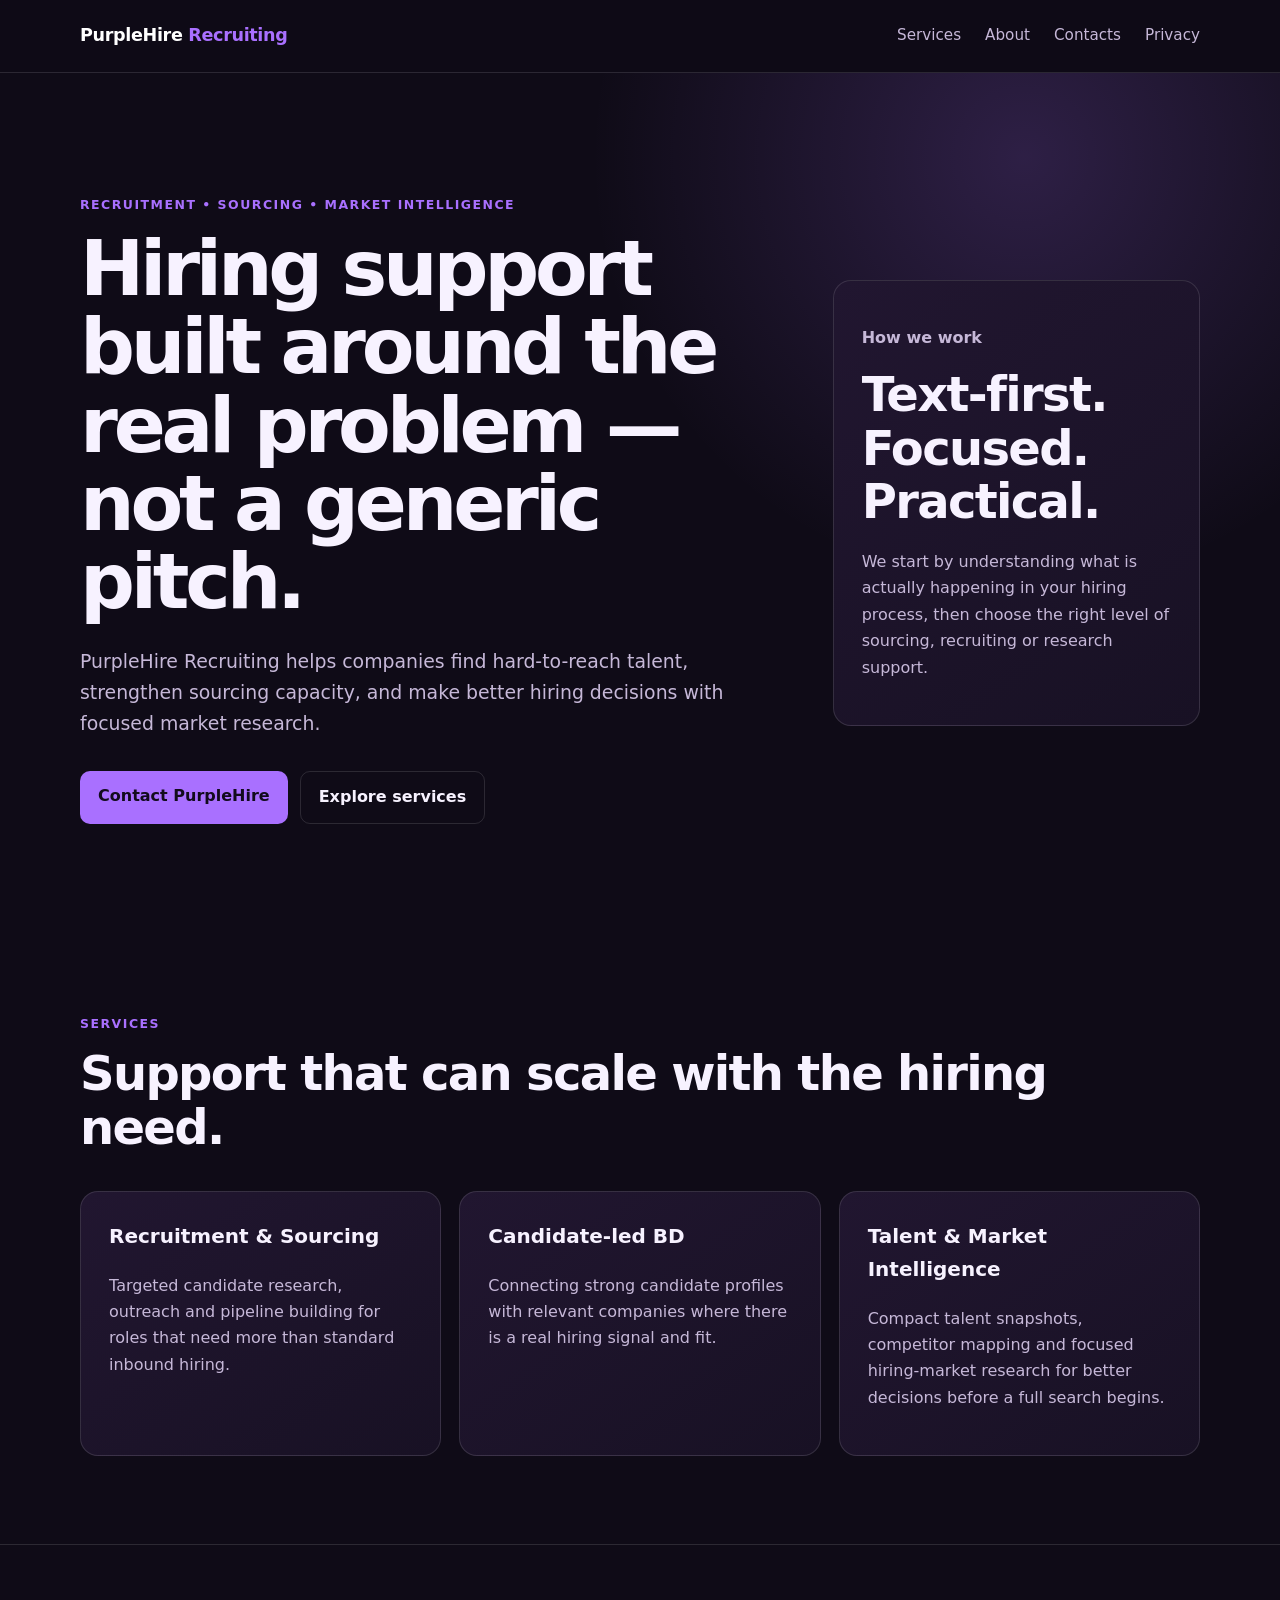
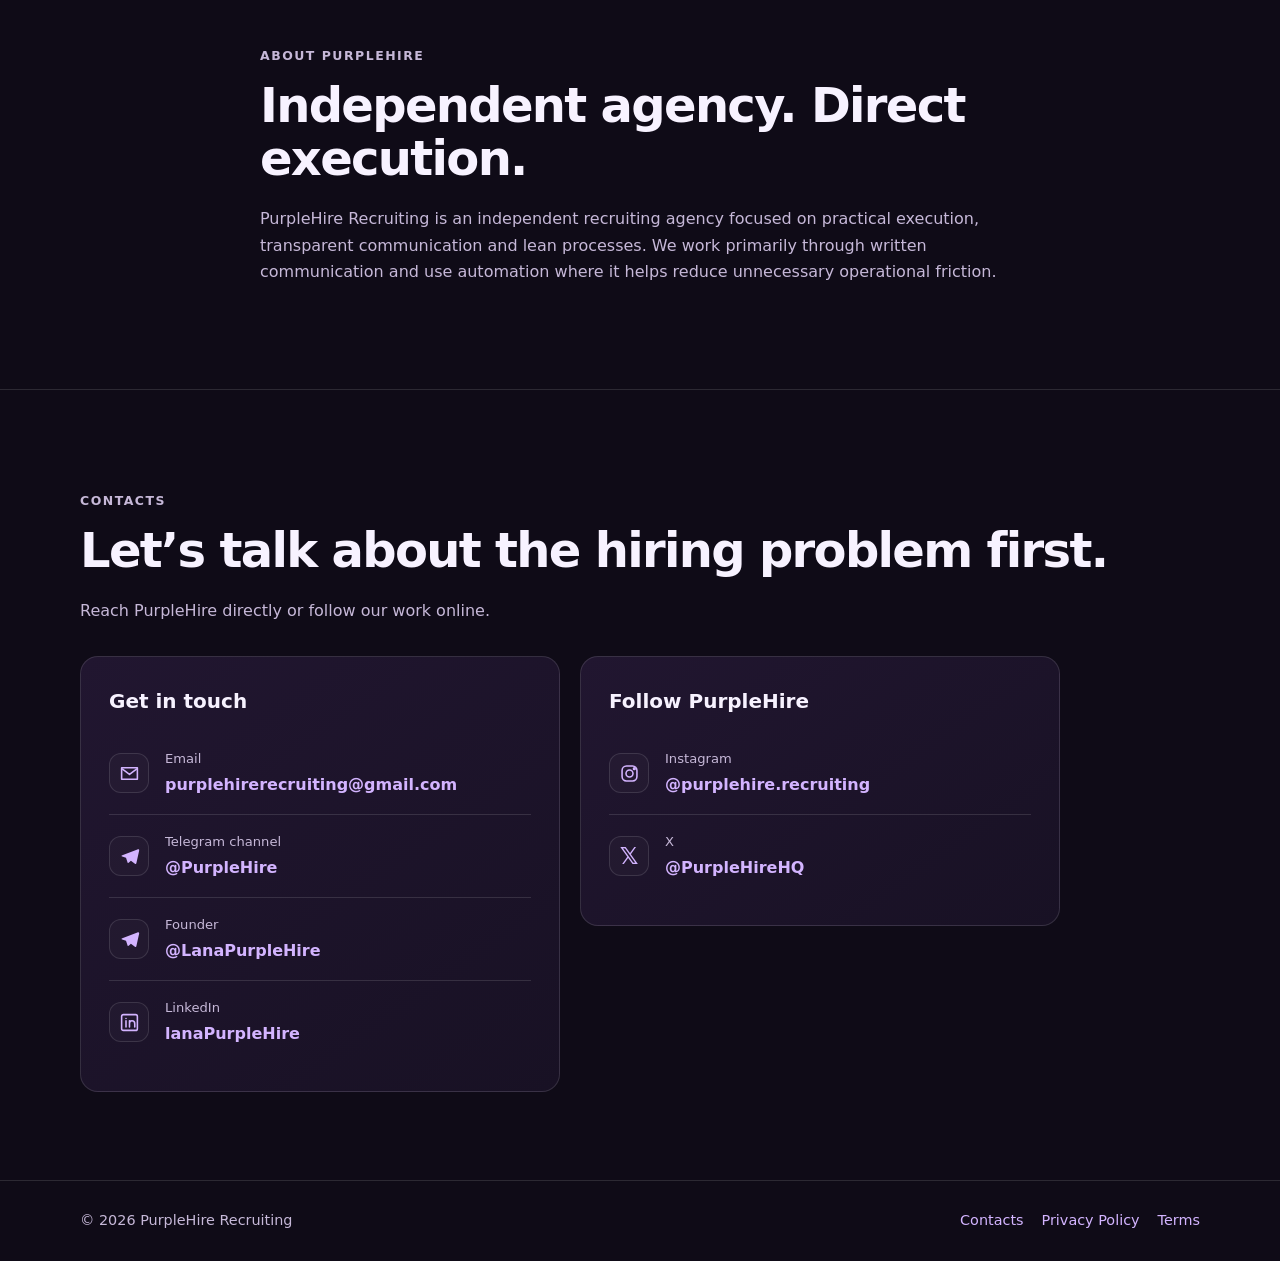
<file: index.html>
<!DOCTYPE html>
<html lang="en">
<head>
  <meta charset="UTF-8">
  <meta name="viewport" content="width=device-width, initial-scale=1.0">
  <meta name="description" content="PurpleHire Recruiting — recruitment, sourcing, candidate-led business development and market intelligence for growing teams.">
  <title>PurpleHire Recruiting</title>
  <link rel="stylesheet" href="style.css">
</head>
<body>
  <header class="site-header">
    <div class="container nav">
      <a class="brand" href="/">PurpleHire <span>Recruiting</span></a>
      <nav>
        <a href="#services">Services</a>
        <a href="#about">About</a>
        <a href="#contacts">Contacts</a>
        <a href="privacy.html">Privacy</a>
      </nav>
    </div>
  </header>

  <main>
    <section class="hero">
      <div class="container hero-grid">
        <div>
          <p class="eyebrow">Recruitment • Sourcing • Market Intelligence</p>
          <h1>Hiring support built around the real problem — not a generic pitch.</h1>
          <p class="lead">PurpleHire Recruiting helps companies find hard-to-reach talent, strengthen sourcing capacity, and make better hiring decisions with focused market research.</p>
          <div class="actions">
            <a class="button primary" href="#contacts">Contact PurpleHire</a>
            <a class="button secondary" href="#services">Explore services</a>
          </div>
        </div>
        <aside class="card">
          <p class="card-kicker">How we work</p>
          <h2>Text-first. Focused. Practical.</h2>
          <p>We start by understanding what is actually happening in your hiring process, then choose the right level of sourcing, recruiting or research support.</p>
        </aside>
      </div>
    </section>

    <section id="services" class="section">
      <div class="container">
        <p class="eyebrow">Services</p>
        <h2>Support that can scale with the hiring need.</h2>
        <div class="cards">
          <article class="service-card"><h3>Recruitment & Sourcing</h3><p>Targeted candidate research, outreach and pipeline building for roles that need more than standard inbound hiring.</p></article>
          <article class="service-card"><h3>Candidate-led BD</h3><p>Connecting strong candidate profiles with relevant companies where there is a real hiring signal and fit.</p></article>
          <article class="service-card"><h3>Talent & Market Intelligence</h3><p>Compact talent snapshots, competitor mapping and focused hiring-market research for better decisions before a full search begins.</p></article>
        </div>
      </div>
    </section>

    <section id="about" class="section muted">
      <div class="container narrow">
        <p class="eyebrow">About PurpleHire</p>
        <h2>Independent agency. Direct execution.</h2>
        <p>PurpleHire Recruiting is an independent recruiting agency focused on practical execution, transparent communication and lean processes. We work primarily through written communication and use automation where it helps reduce unnecessary operational friction.</p>
      </div>
    </section>

    <section id="contacts" class="section contact">
      <div class="container">
        <p class="eyebrow">Contacts</p>
        <h2>Let’s talk about the hiring problem first.</h2>
        <p class="contact-intro">Reach PurpleHire directly or follow our work online.</p>
        <div class="contact-grid">
          <div class="contact-card">
            <h3>Get in touch</h3>
            <a class="contact-link" href="mailto:purplehirerecruiting@gmail.com"><span class="contact-icon" aria-hidden="true"><svg viewBox="0 0 24 24"><path d="M3 5.5h18v13H3z"/><path d="m4 7 8 6 8-6"/></svg></span><span class="contact-copy"><span class="contact-label">Email</span><strong>purplehirerecruiting@gmail.com</strong></span></a>
            <a class="contact-link" href="https://t.me/PurpleHire" target="_blank" rel="noopener noreferrer"><span class="contact-icon" aria-hidden="true"><svg viewBox="0 0 24 24"><path d="M21 4 3.8 10.7c-1.2.5-1.2 1.1-.2 1.4l4.4 1.4 1.7 5.1c.2.6.1.8.7.8.5 0 .7-.2 1-.5l2.2-2.1 4.6 3.4c.9.5 1.5.3 1.7-.8L23 5.4C23.3 4.1 22.5 3.5 21 4Z"/></svg></span><span class="contact-copy"><span class="contact-label">Telegram channel</span><strong>@PurpleHire</strong></span></a>
            <a class="contact-link" href="https://t.me/LanaPurpleHire" target="_blank" rel="noopener noreferrer"><span class="contact-icon" aria-hidden="true"><svg viewBox="0 0 24 24"><path d="M21 4 3.8 10.7c-1.2.5-1.2 1.1-.2 1.4l4.4 1.4 1.7 5.1c.2.6.1.8.7.8.5 0 .7-.2 1-.5l2.2-2.1 4.6 3.4c.9.5 1.5.3 1.7-.8L23 5.4C23.3 4.1 22.5 3.5 21 4Z"/></svg></span><span class="contact-copy"><span class="contact-label">Founder</span><strong>@LanaPurpleHire</strong></span></a>
            <a class="contact-link" href="https://www.linkedin.com/in/lanapurplehire" target="_blank" rel="noopener noreferrer"><span class="contact-icon" aria-hidden="true"><svg viewBox="0 0 24 24"><rect x="3" y="3" width="18" height="18" rx="2"/><path d="M8 10v7M8 7.5v.01M12 17v-4c0-1.7 1.1-3 2.8-3 1.8 0 3.2 1.2 3.2 3.4V17M12 10v7"/></svg></span><span class="contact-copy"><span class="contact-label">LinkedIn</span><strong>lanaPurpleHire</strong></span></a>
          </div>
          <div class="contact-card">
            <h3>Follow PurpleHire</h3>
            <a class="contact-link" href="https://www.instagram.com/purplehire.recruiting" target="_blank" rel="noopener noreferrer"><span class="contact-icon" aria-hidden="true"><svg viewBox="0 0 24 24"><rect x="3.5" y="3.5" width="17" height="17" rx="5"/><circle cx="12" cy="12" r="4"/><circle cx="17.5" cy="6.5" r="1"/></svg></span><span class="contact-copy"><span class="contact-label">Instagram</span><strong>@purplehire.recruiting</strong></span></a>
            <a class="contact-link" href="https://x.com/PurpleHireHQ" target="_blank" rel="noopener noreferrer"><span class="contact-icon x-icon" aria-hidden="true">𝕏</span><span class="contact-copy"><span class="contact-label">X</span><strong>@PurpleHireHQ</strong></span></a>
          </div>
        </div>
      </div>
    </section>
  </main>

  <footer><div class="container footer-row"><span>© 2026 PurpleHire Recruiting</span><div><a href="#contacts">Contacts</a><a href="privacy.html">Privacy Policy</a><a href="terms.html">Terms</a></div></div></footer>
</body>
</html>
</file>
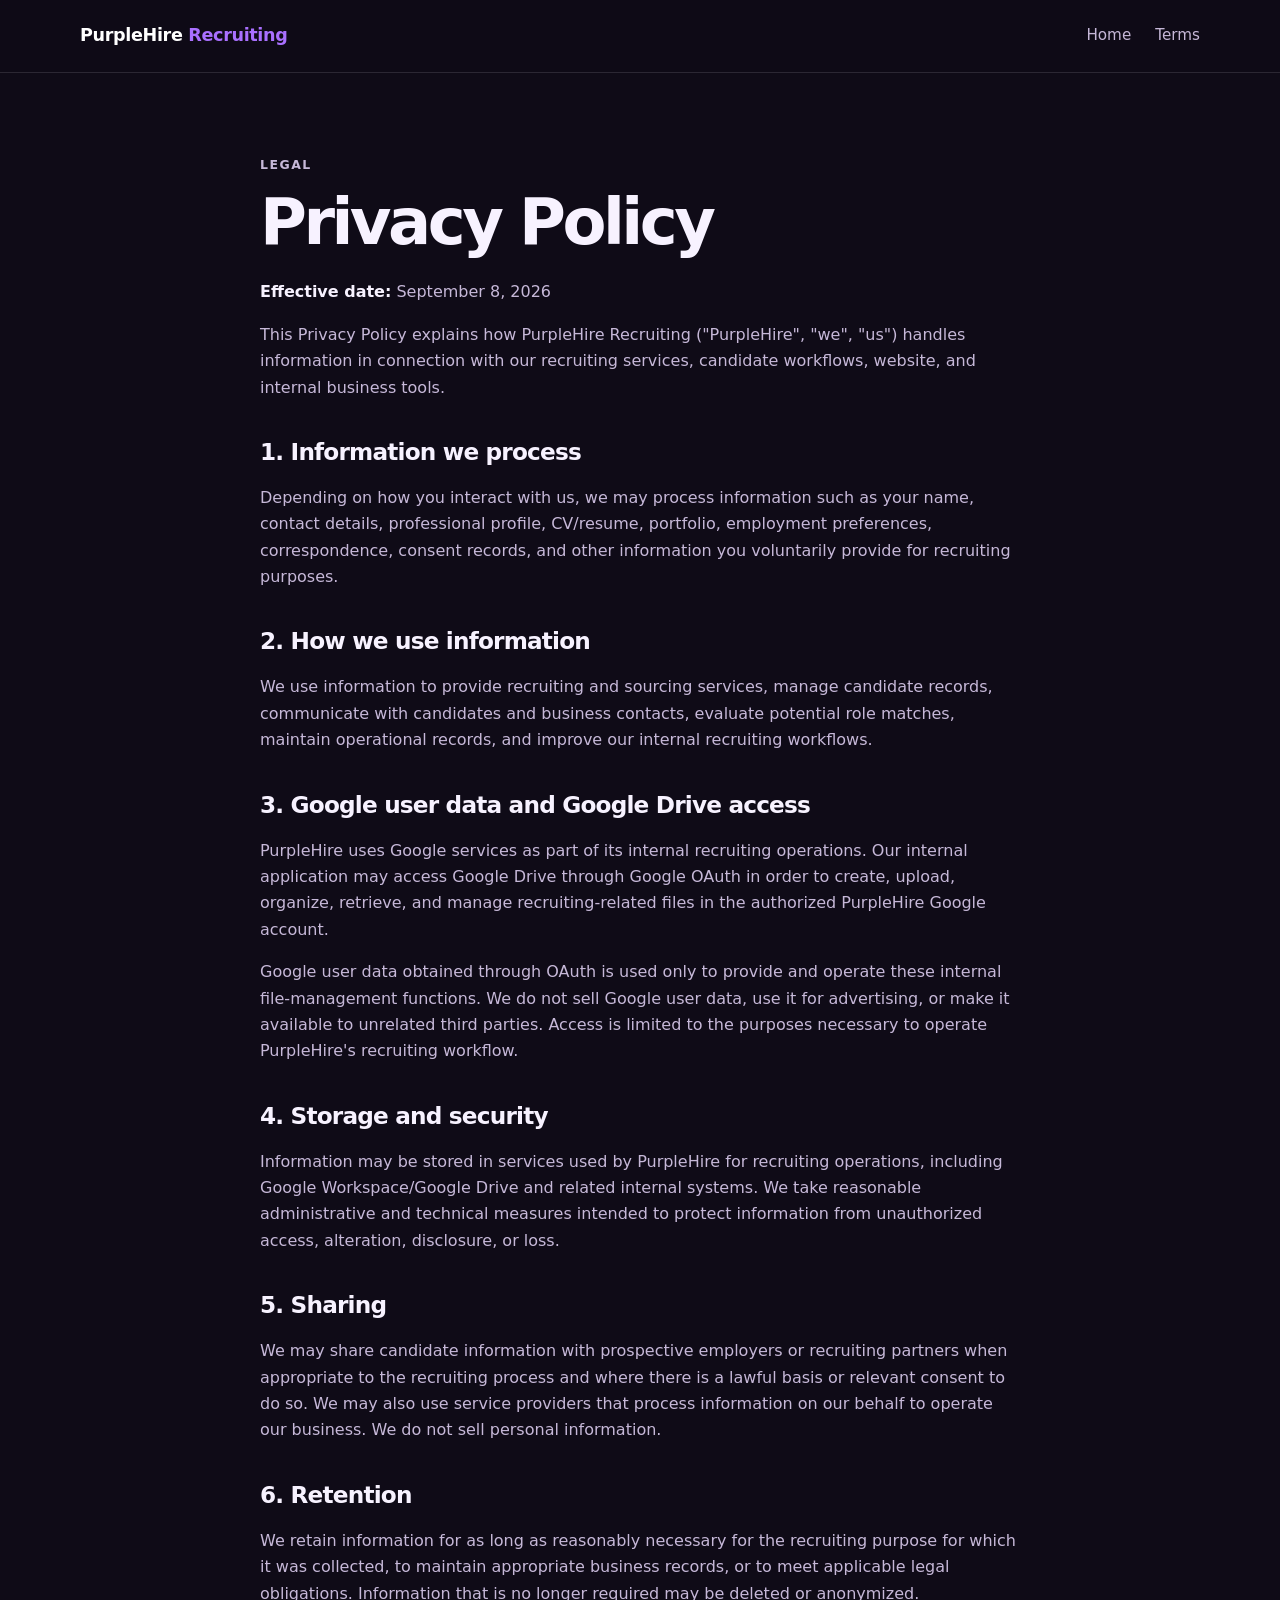
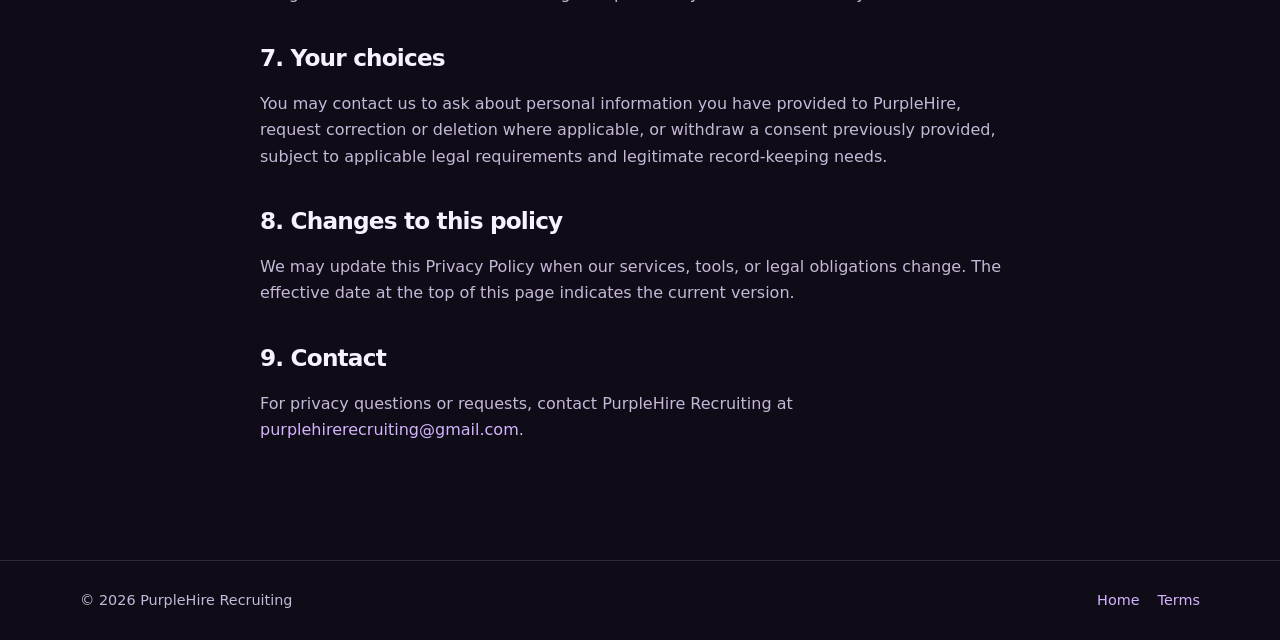
<file: privacy.html>
<!DOCTYPE html>
<html lang="en">
<head>
  <meta charset="UTF-8">
  <meta name="viewport" content="width=device-width, initial-scale=1.0">
  <title>Privacy Policy — PurpleHire Recruiting</title>
  <link rel="stylesheet" href="style.css">
</head>
<body>
<header class="site-header"><div class="container nav"><a class="brand" href="/">PurpleHire <span>Recruiting</span></a><nav><a href="/">Home</a><a href="terms.html">Terms</a></nav></div></header>
<main class="legal"><div class="container narrow">
<p class="eyebrow">Legal</p>
<h1>Privacy Policy</h1>
<p><strong>Effective date:</strong> September 8, 2026</p>
<p>This Privacy Policy explains how PurpleHire Recruiting ("PurpleHire", "we", "us") handles information in connection with our recruiting services, candidate workflows, website, and internal business tools.</p>

<h2>1. Information we process</h2>
<p>Depending on how you interact with us, we may process information such as your name, contact details, professional profile, CV/resume, portfolio, employment preferences, correspondence, consent records, and other information you voluntarily provide for recruiting purposes.</p>

<h2>2. How we use information</h2>
<p>We use information to provide recruiting and sourcing services, manage candidate records, communicate with candidates and business contacts, evaluate potential role matches, maintain operational records, and improve our internal recruiting workflows.</p>

<h2>3. Google user data and Google Drive access</h2>
<p>PurpleHire uses Google services as part of its internal recruiting operations. Our internal application may access Google Drive through Google OAuth in order to create, upload, organize, retrieve, and manage recruiting-related files in the authorized PurpleHire Google account.</p>
<p>Google user data obtained through OAuth is used only to provide and operate these internal file-management functions. We do not sell Google user data, use it for advertising, or make it available to unrelated third parties. Access is limited to the purposes necessary to operate PurpleHire's recruiting workflow.</p>

<h2>4. Storage and security</h2>
<p>Information may be stored in services used by PurpleHire for recruiting operations, including Google Workspace/Google Drive and related internal systems. We take reasonable administrative and technical measures intended to protect information from unauthorized access, alteration, disclosure, or loss.</p>

<h2>5. Sharing</h2>
<p>We may share candidate information with prospective employers or recruiting partners when appropriate to the recruiting process and where there is a lawful basis or relevant consent to do so. We may also use service providers that process information on our behalf to operate our business. We do not sell personal information.</p>

<h2>6. Retention</h2>
<p>We retain information for as long as reasonably necessary for the recruiting purpose for which it was collected, to maintain appropriate business records, or to meet applicable legal obligations. Information that is no longer required may be deleted or anonymized.</p>

<h2>7. Your choices</h2>
<p>You may contact us to ask about personal information you have provided to PurpleHire, request correction or deletion where applicable, or withdraw a consent previously provided, subject to applicable legal requirements and legitimate record-keeping needs.</p>

<h2>8. Changes to this policy</h2>
<p>We may update this Privacy Policy when our services, tools, or legal obligations change. The effective date at the top of this page indicates the current version.</p>

<h2>9. Contact</h2>
<p>For privacy questions or requests, contact PurpleHire Recruiting at <a href="mailto:purplehirerecruiting@gmail.com">purplehirerecruiting@gmail.com</a>.</p>
</div></main>
<footer><div class="container footer-row"><span>© 2026 PurpleHire Recruiting</span><div><a href="/">Home</a><a href="terms.html">Terms</a></div></div></footer>
</body>
</html>
</file>
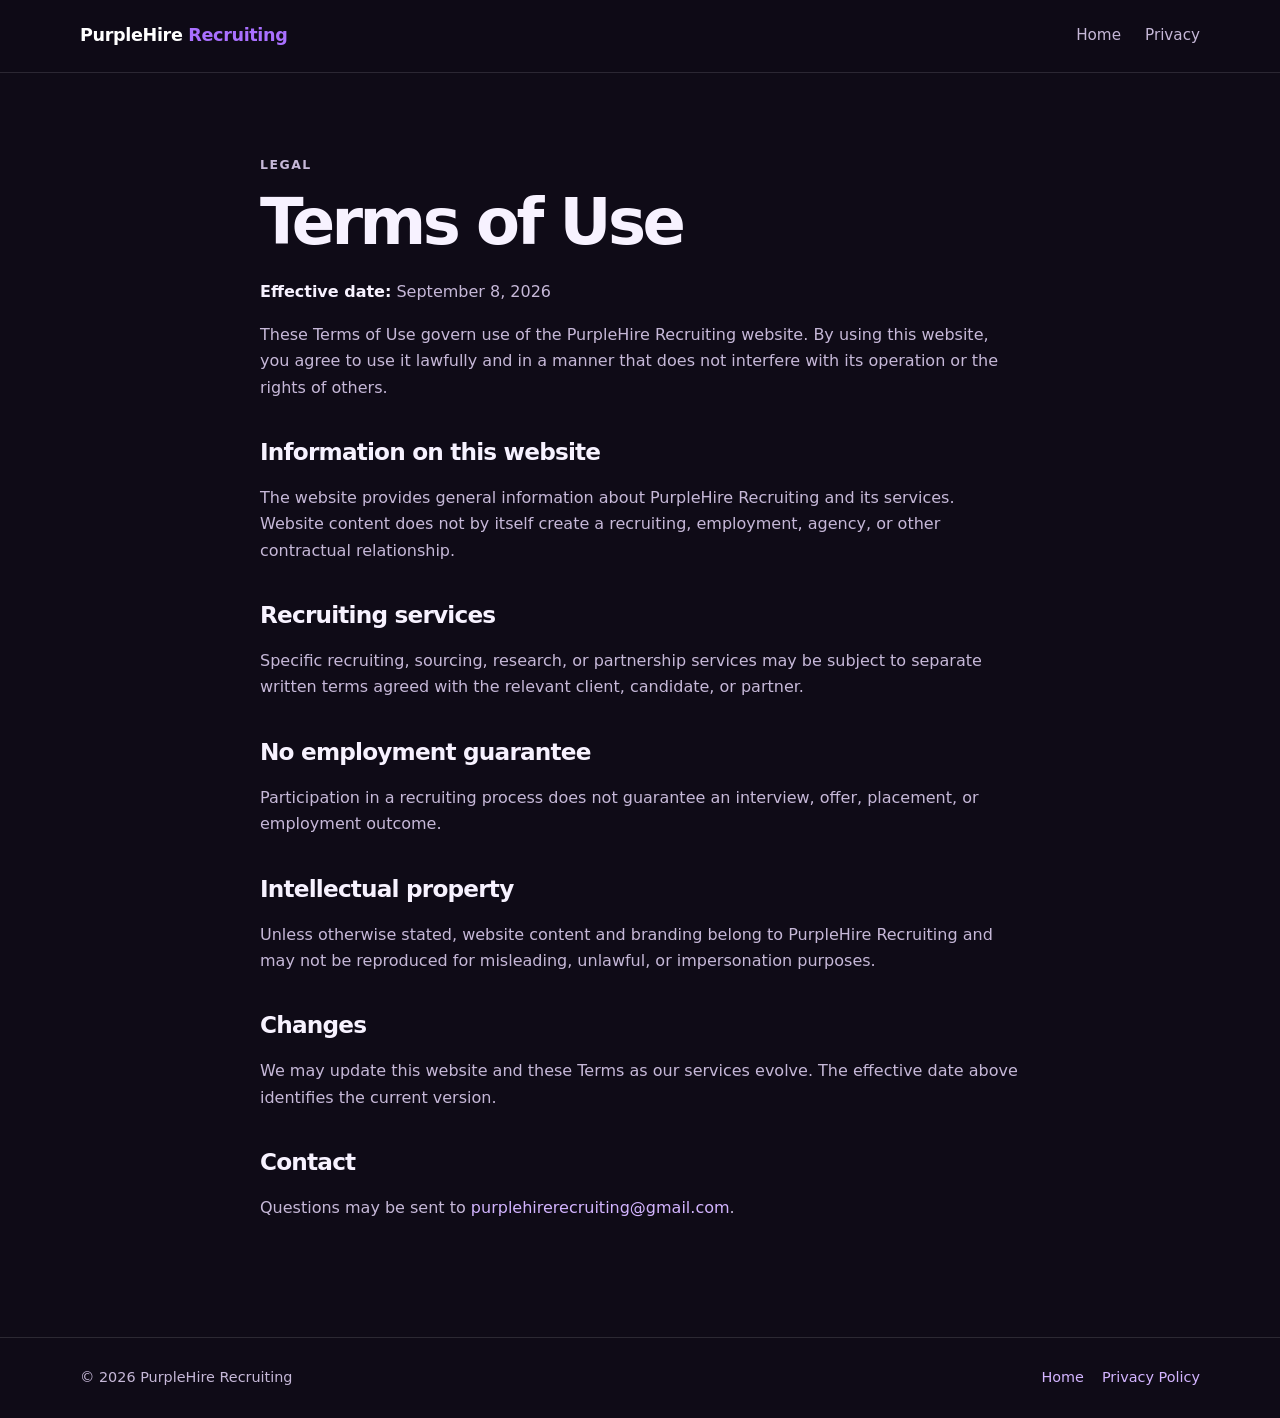
<file: terms.html>
<!DOCTYPE html>
<html lang="en">
<head>
  <meta charset="UTF-8">
  <meta name="viewport" content="width=device-width, initial-scale=1.0">
  <title>Terms of Use — PurpleHire Recruiting</title>
  <link rel="stylesheet" href="style.css">
</head>
<body>
<header class="site-header"><div class="container nav"><a class="brand" href="/">PurpleHire <span>Recruiting</span></a><nav><a href="/">Home</a><a href="privacy.html">Privacy</a></nav></div></header>
<main class="legal"><div class="container narrow">
<p class="eyebrow">Legal</p>
<h1>Terms of Use</h1>
<p><strong>Effective date:</strong> September 8, 2026</p>
<p>These Terms of Use govern use of the PurpleHire Recruiting website. By using this website, you agree to use it lawfully and in a manner that does not interfere with its operation or the rights of others.</p>
<h2>Information on this website</h2>
<p>The website provides general information about PurpleHire Recruiting and its services. Website content does not by itself create a recruiting, employment, agency, or other contractual relationship.</p>
<h2>Recruiting services</h2>
<p>Specific recruiting, sourcing, research, or partnership services may be subject to separate written terms agreed with the relevant client, candidate, or partner.</p>
<h2>No employment guarantee</h2>
<p>Participation in a recruiting process does not guarantee an interview, offer, placement, or employment outcome.</p>
<h2>Intellectual property</h2>
<p>Unless otherwise stated, website content and branding belong to PurpleHire Recruiting and may not be reproduced for misleading, unlawful, or impersonation purposes.</p>
<h2>Changes</h2>
<p>We may update this website and these Terms as our services evolve. The effective date above identifies the current version.</p>
<h2>Contact</h2>
<p>Questions may be sent to <a href="mailto:purplehirerecruiting@gmail.com">purplehirerecruiting@gmail.com</a>.</p>
</div></main>
<footer><div class="container footer-row"><span>© 2026 PurpleHire Recruiting</span><div><a href="/">Home</a><a href="privacy.html">Privacy Policy</a></div></div></footer>
</body>
</html>
</file>
<file: style.css>
:root {
  --bg: #0f0b17;
  --panel: #181124;
  --panel-2: #211630;
  --text: #f7f2ff;
  --muted: #c6b8d8;
  --purple: #a970ff;
  --purple-2: #d3b4ff;
  --line: rgba(255,255,255,.12);
}
* { box-sizing: border-box; }
html { scroll-behavior: smooth; }
body { margin: 0; font-family: Inter, ui-sans-serif, system-ui, -apple-system, BlinkMacSystemFont, "Segoe UI", sans-serif; background: var(--bg); color: var(--text); line-height: 1.65; }
a { color: var(--purple-2); text-decoration: none; }
a:hover { text-decoration: underline; }
.container { width: min(1120px, calc(100% - 40px)); margin: 0 auto; }
.narrow { max-width: 760px; }
.site-header { position: sticky; top: 0; z-index: 10; background: rgba(15,11,23,.9); backdrop-filter: blur(14px); border-bottom: 1px solid var(--line); }
.nav { min-height: 72px; display: flex; align-items: center; justify-content: space-between; gap: 24px; }
.brand { color: #fff; font-weight: 800; letter-spacing: -.02em; font-size: 1.1rem; }
.brand span { color: var(--purple); }
nav { display: flex; gap: 24px; }
nav a { color: var(--muted); font-size: .95rem; }
.hero { padding: 110px 0 90px; background: radial-gradient(circle at 80% 10%, rgba(169,112,255,.20), transparent 34%); }
.hero-grid { display: grid; grid-template-columns: 1.5fr .8fr; gap: 64px; align-items: center; }
.eyebrow { color: var(--purple); font-weight: 750; text-transform: uppercase; letter-spacing: .12em; font-size: .78rem; }
h1 { font-size: clamp(2.7rem, 6vw, 5.3rem); line-height: 1.02; letter-spacing: -.055em; margin: 14px 0 24px; max-width: 900px; }
h2 { font-size: clamp(2rem, 4vw, 3rem); line-height: 1.12; letter-spacing: -.035em; margin: 10px 0 20px; }
h3 { font-size: 1.25rem; margin-top: 0; }
.lead { color: var(--muted); font-size: 1.18rem; max-width: 720px; }
.actions { display: flex; flex-wrap: wrap; gap: 12px; margin-top: 32px; }
.button { display: inline-block; padding: 12px 18px; border-radius: 10px; font-weight: 750; }
.button:hover { text-decoration: none; transform: translateY(-1px); }
.primary { background: var(--purple); color: #120b1d; }
.secondary { border: 1px solid var(--line); color: var(--text); }
.card, .service-card { border: 1px solid var(--line); background: linear-gradient(145deg, var(--panel-2), var(--panel)); border-radius: 18px; padding: 28px; }
.card-kicker { color: var(--purple-2); font-weight: 700; }
.card p, .service-card p, .muted p, .contact p { color: var(--muted); }
.section { padding: 88px 0; }
.muted { background: var(--bg); border-top: 1px solid var(--line); border-bottom: 1px solid var(--line); }
.cards { display: grid; grid-template-columns: repeat(3, 1fr); gap: 18px; margin-top: 36px; }
.contact { text-align: left; }
.contact-intro { max-width: 650px; margin-bottom: 32px; }
.contact-grid { display: grid; grid-template-columns: repeat(2, minmax(0, 1fr)); gap: 20px; max-width: 980px; align-items: start; }
.contact-card { border: 1px solid var(--line); background: linear-gradient(145deg, var(--panel-2), var(--panel)); border-radius: 18px; padding: 28px; }
.contact-card h3 { margin-bottom: 14px; }
.contact-link { display: grid; grid-template-columns: 42px minmax(0, 1fr); align-items: center; gap: 14px; padding: 16px 0; border-top: 1px solid var(--line); }
.contact-link:first-of-type { border-top: 0; }
.contact-link:hover { text-decoration: none; }
.contact-icon { width: 40px; height: 40px; border: 1px solid var(--line); border-radius: 12px; display: grid; place-items: center; color: var(--purple-2); background: rgba(255,255,255,.025); flex: 0 0 auto; }
.contact-icon svg { width: 21px; height: 21px; stroke: currentColor; fill: none; stroke-width: 1.8; stroke-linecap: round; stroke-linejoin: round; }
.contact-link:nth-of-type(2) .contact-icon svg,
.contact-link:nth-of-type(3) .contact-icon svg { fill: currentColor; stroke: none; }
.x-icon { font-size: 1.45rem; font-weight: 800; line-height: 1; }
.contact-copy { display: flex; flex-direction: column; gap: 2px; min-width: 0; }
.contact-label { color: var(--muted); font-size: .82rem; }
.contact-copy strong { color: var(--purple-2); font-size: 1rem; overflow-wrap: anywhere; }
.contact-link:hover .contact-icon { border-color: rgba(211,180,255,.42); background: rgba(169,112,255,.08); }
.contact-link:hover .contact-copy strong { color: var(--text); }
footer { border-top: 1px solid var(--line); padding: 28px 0; color: var(--muted); font-size: .9rem; }
.footer-row { display: flex; justify-content: space-between; gap: 20px; }
.footer-row div { display: flex; gap: 18px; }
.legal { padding: 70px 0 100px; }
.legal h1 { font-size: clamp(2.4rem, 5vw, 4rem); }
.legal h2 { font-size: 1.45rem; margin-top: 38px; }
.legal p, .legal li { color: var(--muted); }
.legal strong { color: var(--text); }
@media (max-width: 800px) {
  .hero-grid, .cards, .contact-grid { grid-template-columns: 1fr; }
  .hero { padding-top: 72px; }
  nav { gap: 12px; }
  nav a:nth-child(1), nav a:nth-child(2) { display: none; }
  .footer-row { flex-direction: column; }
}
</file>
